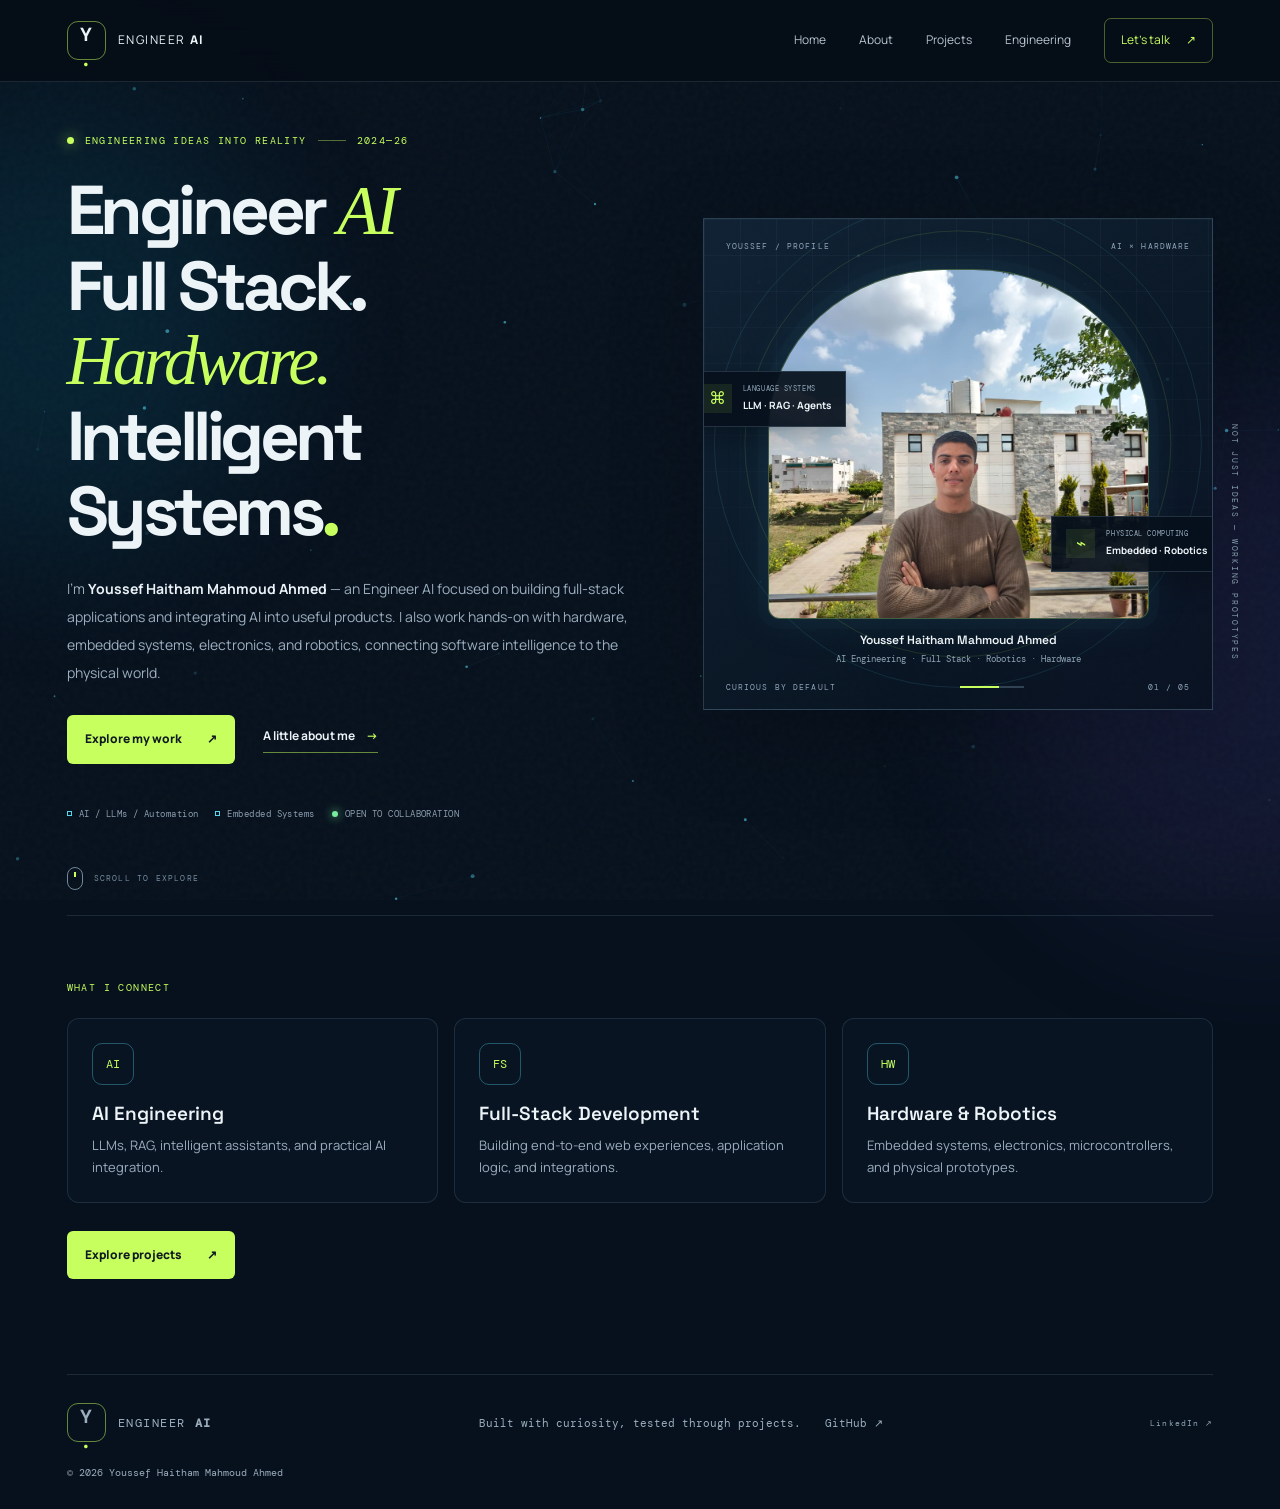
<file: index.html>
<!DOCTYPE html><html lang="en"><head><meta charset="UTF-8"><meta name="viewport" content="width=device-width, initial-scale=1.0"><meta name="theme-color" content="#07111d"><meta name="description" content="Youssef Haitham Mahmoud Ahmed — Engineer AI, full-stack developer, hardware and robotics builder."><title>Home | Youssef Haitham — Engineer AI</title><link rel="preconnect" href="https://fonts.googleapis.com"><link rel="preconnect" href="https://fonts.gstatic.com" crossorigin><link href="https://fonts.googleapis.com/css2?family=DM+Mono:wght@400;500&family=Manrope:wght@400;500;600;700;800&family=Space+Grotesk:wght@400;500;600;700&display=swap" rel="stylesheet"><link rel="stylesheet" href="assets/css/style.css"></head><body><div class="noise" aria-hidden="true"></div><canvas id="network-bg" aria-hidden="true"></canvas><div class="ambient ambient-one" aria-hidden="true"></div><div class="ambient ambient-two" aria-hidden="true"></div><div class="scanline" aria-hidden="true"></div><header class="site-header">
<a class="brand" href="index.html" aria-label="Youssef home"><span class="brand-mark">Y<span class="brand-dot">.</span></span><span class="brand-name">ENGINEER <b>AI</b></span></a>
<button class="menu-toggle" id="menu-toggle" aria-label="Open menu" aria-expanded="false"><span></span><span></span></button>
<nav class="nav-links" id="nav-links">
<a href="index.html" data-page="index.html">Home</a><a href="about.html" data-page="about.html">About</a><a href="projects.html" data-page="projects.html">Projects</a><a href="engineering.html" data-page="engineering.html">Engineering</a><a href="contact.html" class="nav-contact" data-page="contact.html">Let’s talk <span>↗</span></a>
</nav></header><main><section class="hero section-wrap" id="home">
<div class="hero-copy reveal">
<div class="eyebrow"><span class="pulse-dot"></span> ENGINEERING IDEAS INTO REALITY <span class="eyebrow-line"></span> 2024—26</div>
<h1>Engineer <em>AI</em><br/>Full Stack. <em>Hardware.</em><br/>Intelligent Systems<span class="lime">.</span></h1>
<p class="hero-intro">I’m <strong>Youssef Haitham Mahmoud Ahmed</strong> — an Engineer AI focused on building full-stack applications and integrating AI into useful products. I also work hands-on with hardware, embedded systems, electronics, and robotics, connecting software intelligence to the physical world.</p>
<div class="hero-actions">
<a class="button button-primary" href="projects.html">Explore my work <span>↗</span></a>
<a class="text-link" href="about.html">A little about me <span>→</span></a>
</div>
<div class="hero-meta">
<span><i class="meta-square"></i> AI / LLMs / Automation</span>
<span><i class="meta-square"></i> Embedded Systems</span>
<span class="availability"><i></i> OPEN TO COLLABORATION</span>
</div>
</div>
<div class="profile-stage reveal">
<div class="profile-frame">
<div class="frame-top"><span>YOUSSEF / PROFILE</span><span>AI × HARDWARE</span></div>
<div class="profile-orbit orbit-a"></div><div class="profile-orbit orbit-b"></div>
<div class="profile-image-wrap">
<img alt="Youssef Haitham Mahmoud Ahmed" class="profile-image" src="assets/images/youssef-profile.png"/>
</div>
<div class="floating-tag tag-language"><span class="tag-icon">⌘</span><span><small>LANGUAGE SYSTEMS</small><b>LLM · RAG · Agents</b></span></div>
<div class="floating-tag tag-hardware"><span class="tag-icon">⌁</span><span><small>PHYSICAL COMPUTING</small><b>Embedded · Robotics</b></span></div>
<div class="profile-caption"><strong>Youssef Haitham Mahmoud Ahmed</strong><span>AI Engineering · Full Stack · Robotics · Hardware</span></div>
<div class="frame-bottom"><span>CURIOUS BY DEFAULT</span><span class="frame-progress"><i></i></span><span>01 / 05</span></div>
</div>
<div class="side-note">NOT JUST IDEAS — WORKING PROTOTYPES</div>
</div>
<a class="scroll-cue" href="about.html"><span class="scroll-wheel"></span> SCROLL TO EXPLORE</a>
</section><section class="section-wrap mini-positioning reveal"><span class="section-index">WHAT I CONNECT</span><div class="positioning-grid"><article><span class="position-icon">AI</span><h3>AI Engineering</h3><p>LLMs, RAG, intelligent assistants, and practical AI integration.</p></article><article><span class="position-icon">FS</span><h3>Full-Stack Development</h3><p>Building end-to-end web experiences, application logic, and integrations.</p></article><article><span class="position-icon">HW</span><h3>Hardware & Robotics</h3><p>Embedded systems, electronics, microcontrollers, and physical prototypes.</p></article></div><a class="button button-primary" href="projects.html">Explore projects <span>↗</span></a></section></main><footer class="site-footer section-wrap"><a class="brand" href="index.html"><span class="brand-mark">Y<span class="brand-dot">.</span></span><span class="brand-name">ENGINEER <b>AI</b></span></a><span>Built with curiosity, tested through projects.</span><a href="https://github.com/YusefHaisam57" target="_blank" rel="noreferrer">GitHub ↗</a><a href="https://www.linkedin.com/" target="_blank" rel="noreferrer">LinkedIn ↗</a><small>© <span id="year"></span> Youssef Haitham Mahmoud Ahmed</small></footer><script src="assets/js/main.js"></script><script>document.querySelectorAll(".nav-links a[data-page]").forEach(a=>{if(location.pathname.endsWith(a.dataset.page))a.classList.add("active")});</script></body></html>
</file>
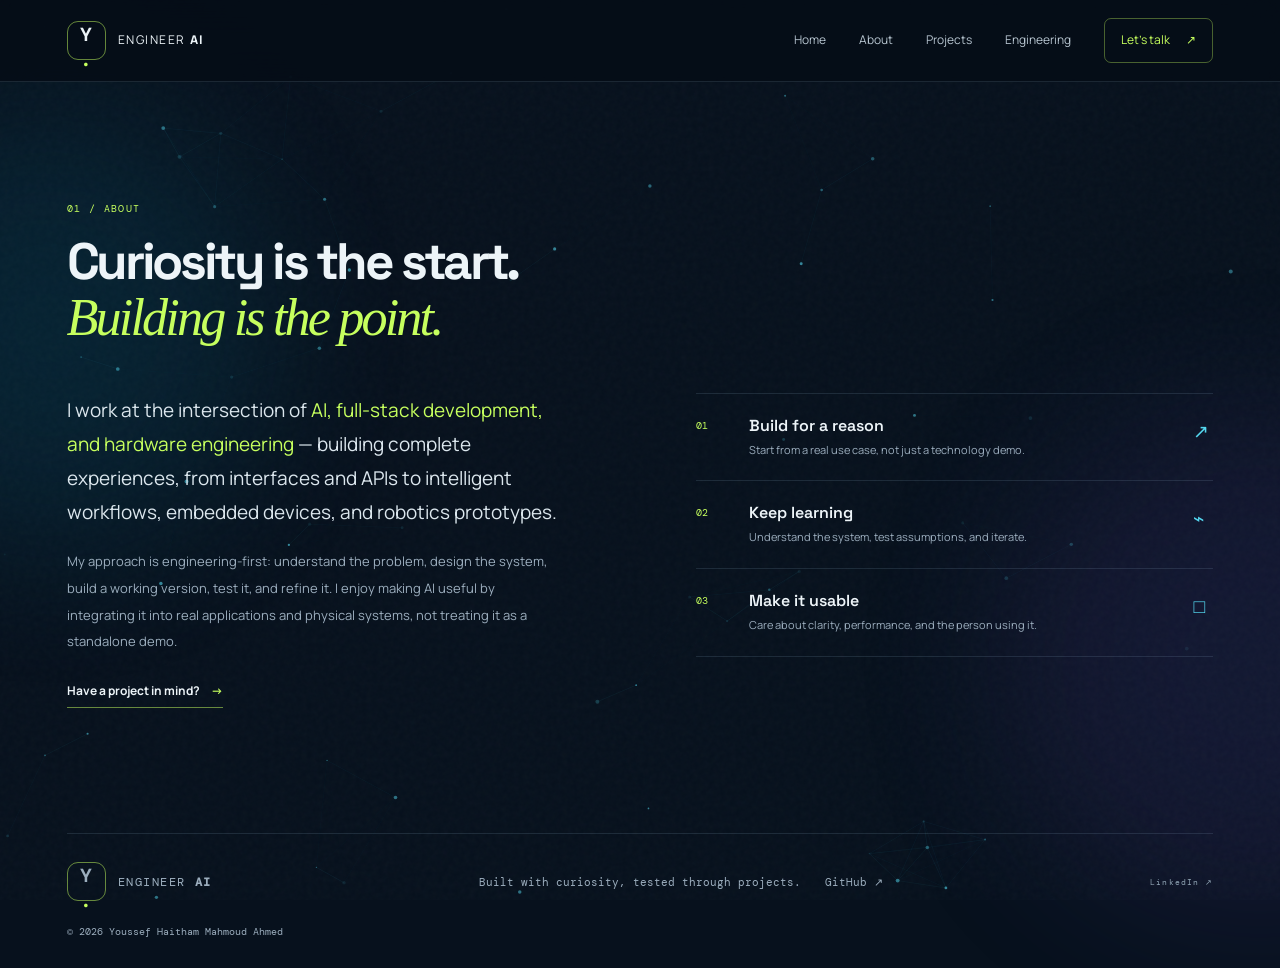
<file: about.html>
<!DOCTYPE html><html lang="en"><head><meta charset="UTF-8"><meta name="viewport" content="width=device-width, initial-scale=1.0"><meta name="theme-color" content="#07111d"><meta name="description" content="Youssef Haitham Mahmoud Ahmed — Engineer AI, full-stack developer, hardware and robotics builder."><title>About | Youssef Haitham — Engineer AI</title><link rel="preconnect" href="https://fonts.googleapis.com"><link rel="preconnect" href="https://fonts.gstatic.com" crossorigin><link href="https://fonts.googleapis.com/css2?family=DM+Mono:wght@400;500&family=Manrope:wght@400;500;600;700;800&family=Space+Grotesk:wght@400;500;600;700&display=swap" rel="stylesheet"><link rel="stylesheet" href="assets/css/style.css"></head><body><div class="noise" aria-hidden="true"></div><canvas id="network-bg" aria-hidden="true"></canvas><div class="ambient ambient-one" aria-hidden="true"></div><div class="ambient ambient-two" aria-hidden="true"></div><div class="scanline" aria-hidden="true"></div><header class="site-header">
<a class="brand" href="index.html" aria-label="Youssef home"><span class="brand-mark">Y<span class="brand-dot">.</span></span><span class="brand-name">ENGINEER <b>AI</b></span></a>
<button class="menu-toggle" id="menu-toggle" aria-label="Open menu" aria-expanded="false"><span></span><span></span></button>
<nav class="nav-links" id="nav-links">
<a href="index.html" data-page="index.html">Home</a><a href="about.html" data-page="about.html">About</a><a href="projects.html" data-page="projects.html">Projects</a><a href="engineering.html" data-page="engineering.html">Engineering</a><a href="contact.html" class="nav-contact" data-page="contact.html">Let’s talk <span>↗</span></a>
</nav></header><main><section class="section-wrap about-section" id="about">
<div class="section-heading reveal">
<span class="section-index">01 / ABOUT</span>
<h2>Curiosity is the start.<br/><em>Building is the point.</em></h2>
</div>
<div class="about-grid">
<div class="about-copy reveal">
<p class="large-copy">I work at the intersection of <span class="lime-text">AI, full-stack development, and hardware engineering</span> — building complete experiences, from interfaces and APIs to intelligent workflows, embedded devices, and robotics prototypes.</p>
<p>My approach is engineering-first: understand the problem, design the system, build a working version, test it, and refine it. I enjoy making AI useful by integrating it into real applications and physical systems, not treating it as a standalone demo.</p>
<a class="text-link" href="contact.html">Have a project in mind? <span>→</span></a>
</div>
<div class="principles reveal">
<div class="principle"><span class="principle-number">01</span><div><h3>Build for a reason</h3><p>Start from a real use case, not just a technology demo.</p></div><span class="principle-symbol">↗</span></div>
<div class="principle"><span class="principle-number">02</span><div><h3>Keep learning</h3><p>Understand the system, test assumptions, and iterate.</p></div><span class="principle-symbol">⌁</span></div>
<div class="principle"><span class="principle-number">03</span><div><h3>Make it usable</h3><p>Care about clarity, performance, and the person using it.</p></div><span class="principle-symbol">□</span></div>
</div>
</div>
</section></main><footer class="site-footer section-wrap"><a class="brand" href="index.html"><span class="brand-mark">Y<span class="brand-dot">.</span></span><span class="brand-name">ENGINEER <b>AI</b></span></a><span>Built with curiosity, tested through projects.</span><a href="https://github.com/YusefHaisam57" target="_blank" rel="noreferrer">GitHub ↗</a><a href="https://www.linkedin.com/" target="_blank" rel="noreferrer">LinkedIn ↗</a><small>© <span id="year"></span> Youssef Haitham Mahmoud Ahmed</small></footer><script src="assets/js/main.js"></script><script>document.querySelectorAll(".nav-links a[data-page]").forEach(a=>{if(location.pathname.endsWith(a.dataset.page))a.classList.add("active")});</script></body></html>
</file>
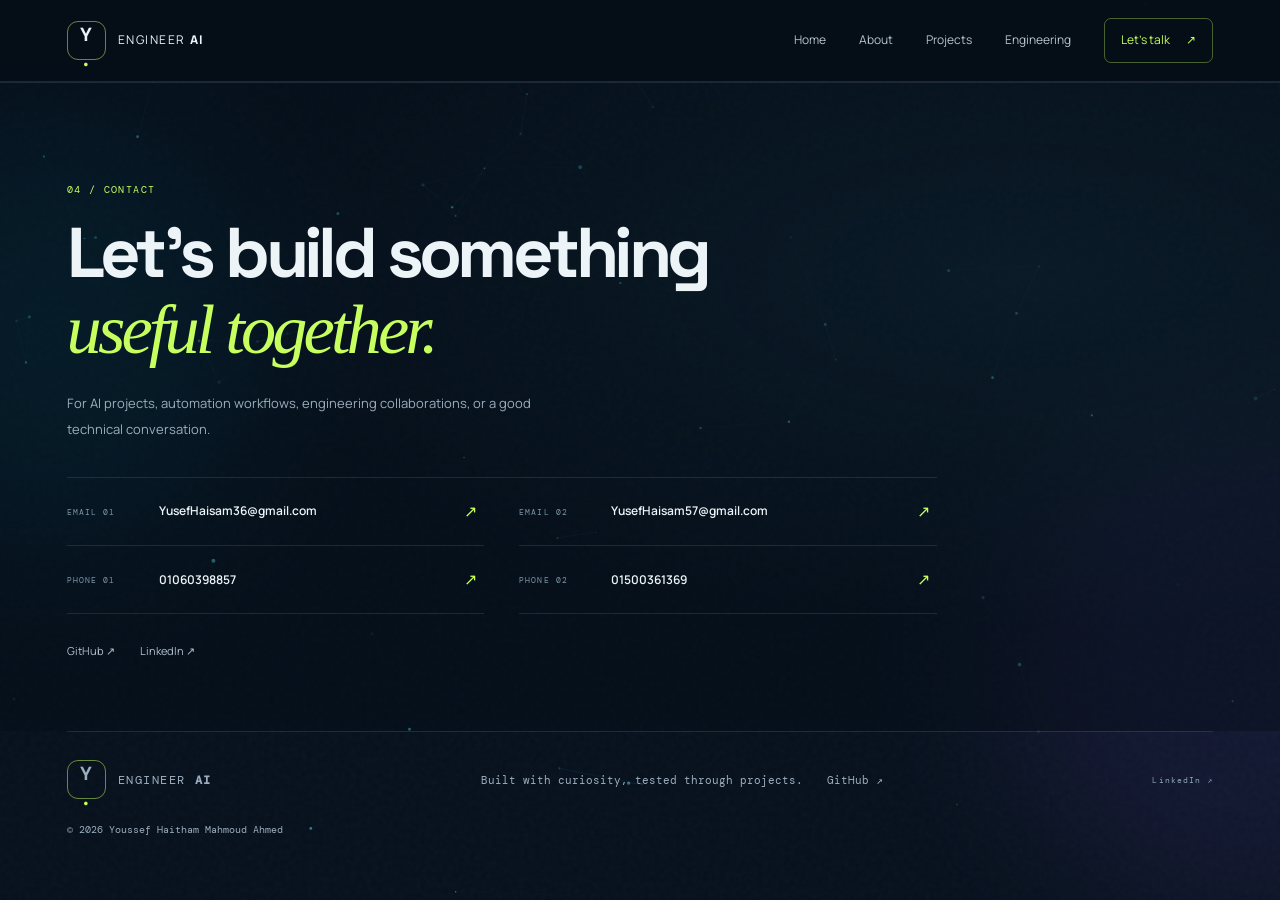
<file: contact.html>
<!DOCTYPE html><html lang="en"><head><meta charset="UTF-8"><meta name="viewport" content="width=device-width, initial-scale=1.0"><meta name="theme-color" content="#07111d"><meta name="description" content="Youssef Haitham Mahmoud Ahmed — Engineer AI, full-stack developer, hardware and robotics builder."><title>Contact | Youssef Haitham — Engineer AI</title><link rel="preconnect" href="https://fonts.googleapis.com"><link rel="preconnect" href="https://fonts.gstatic.com" crossorigin><link href="https://fonts.googleapis.com/css2?family=DM+Mono:wght@400;500&family=Manrope:wght@400;500;600;700;800&family=Space+Grotesk:wght@400;500;600;700&display=swap" rel="stylesheet"><link rel="stylesheet" href="assets/css/style.css"></head><body><div class="noise" aria-hidden="true"></div><canvas id="network-bg" aria-hidden="true"></canvas><div class="ambient ambient-one" aria-hidden="true"></div><div class="ambient ambient-two" aria-hidden="true"></div><div class="scanline" aria-hidden="true"></div><header class="site-header">
<a class="brand" href="index.html" aria-label="Youssef home"><span class="brand-mark">Y<span class="brand-dot">.</span></span><span class="brand-name">ENGINEER <b>AI</b></span></a>
<button class="menu-toggle" id="menu-toggle" aria-label="Open menu" aria-expanded="false"><span></span><span></span></button>
<nav class="nav-links" id="nav-links">
<a href="index.html" data-page="index.html">Home</a><a href="about.html" data-page="about.html">About</a><a href="projects.html" data-page="projects.html">Projects</a><a href="engineering.html" data-page="engineering.html">Engineering</a><a href="contact.html" class="nav-contact" data-page="contact.html">Let’s talk <span>↗</span></a>
</nav></header><main><section class="contact-section" id="contact">
<div class="section-wrap contact-inner reveal">
<span class="section-index">04 / CONTACT</span>
<h2>Let’s build something<br/><em>useful together.</em></h2>
<p>For AI projects, automation workflows, engineering collaborations, or a good technical conversation.</p>
<div class="contact-links">
<a href="mailto:YusefHaisam36@gmail.com"><span class="contact-label">EMAIL 01</span><strong>YusefHaisam36@gmail.com</strong><span class="contact-arrow">↗</span></a>
<a href="mailto:YusefHaisam57@gmail.com"><span class="contact-label">EMAIL 02</span><strong>YusefHaisam57@gmail.com</strong><span class="contact-arrow">↗</span></a>
<a href="tel:+201060398857"><span class="contact-label">PHONE 01</span><strong>01060398857</strong><span class="contact-arrow">↗</span></a>
<a href="tel:+201500361369"><span class="contact-label">PHONE 02</span><strong>01500361369</strong><span class="contact-arrow">↗</span></a>
</div>
<div class="social-links"><a href="https://github.com/YusefHaisam57" rel="noreferrer" target="_blank">GitHub ↗</a><a href="https://www.linkedin.com/" rel="noreferrer" target="_blank">LinkedIn ↗</a></div>
</div>
</section></main><footer class="site-footer section-wrap"><a class="brand" href="index.html"><span class="brand-mark">Y<span class="brand-dot">.</span></span><span class="brand-name">ENGINEER <b>AI</b></span></a><span>Built with curiosity, tested through projects.</span><a href="https://github.com/YusefHaisam57" target="_blank" rel="noreferrer">GitHub ↗</a><a href="https://www.linkedin.com/" target="_blank" rel="noreferrer">LinkedIn ↗</a><small>© <span id="year"></span> Youssef Haitham Mahmoud Ahmed</small></footer><script src="assets/js/main.js"></script><script>document.querySelectorAll(".nav-links a[data-page]").forEach(a=>{if(location.pathname.endsWith(a.dataset.page))a.classList.add("active")});</script></body></html>
</file>
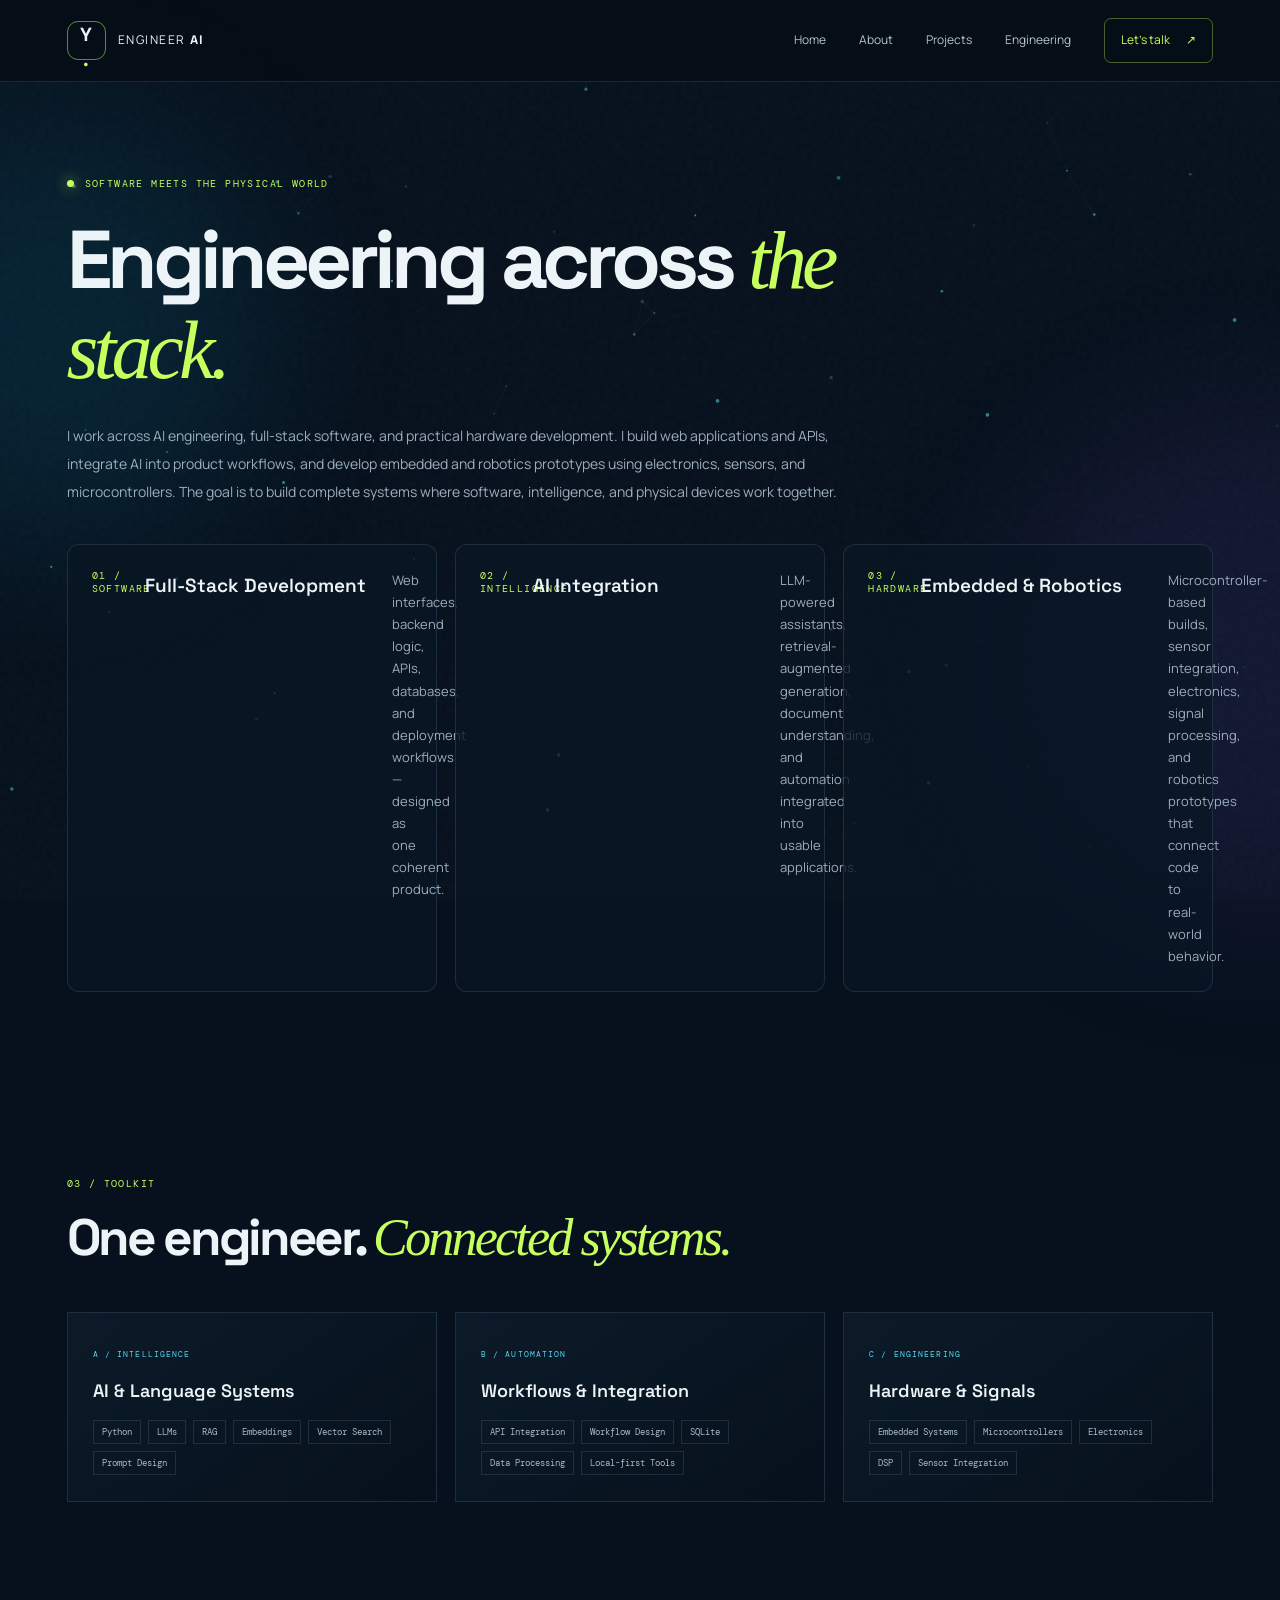
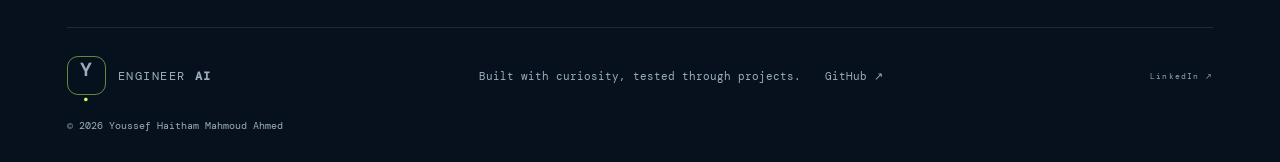
<file: engineering.html>
<!DOCTYPE html><html lang="en"><head><meta charset="UTF-8"><meta name="viewport" content="width=device-width, initial-scale=1.0"><meta name="theme-color" content="#07111d"><meta name="description" content="Youssef Haitham Mahmoud Ahmed — Engineer AI, full-stack developer, hardware and robotics builder."><title>Engineering | Youssef Haitham — Engineer AI</title><link rel="preconnect" href="https://fonts.googleapis.com"><link rel="preconnect" href="https://fonts.gstatic.com" crossorigin><link href="https://fonts.googleapis.com/css2?family=DM+Mono:wght@400;500&family=Manrope:wght@400;500;600;700;800&family=Space+Grotesk:wght@400;500;600;700&display=swap" rel="stylesheet"><link rel="stylesheet" href="assets/css/style.css"></head><body><div class="noise" aria-hidden="true"></div><canvas id="network-bg" aria-hidden="true"></canvas><div class="ambient ambient-one" aria-hidden="true"></div><div class="ambient ambient-two" aria-hidden="true"></div><div class="scanline" aria-hidden="true"></div><header class="site-header">
<a class="brand" href="index.html" aria-label="Youssef home"><span class="brand-mark">Y<span class="brand-dot">.</span></span><span class="brand-name">ENGINEER <b>AI</b></span></a>
<button class="menu-toggle" id="menu-toggle" aria-label="Open menu" aria-expanded="false"><span></span><span></span></button>
<nav class="nav-links" id="nav-links">
<a href="index.html" data-page="index.html">Home</a><a href="about.html" data-page="about.html">About</a><a href="projects.html" data-page="projects.html">Projects</a><a href="engineering.html" data-page="engineering.html">Engineering</a><a href="contact.html" class="nav-contact" data-page="contact.html">Let’s talk <span>↗</span></a>
</nav></header><main><section class="section-wrap subpage-hero"><div class="eyebrow"><span class="pulse-dot"></span> SOFTWARE MEETS THE PHYSICAL WORLD</div><h1>Engineering across <em>the stack.</em></h1><p class="hero-intro">I work across AI engineering, full-stack software, and practical hardware development. I build web applications and APIs, integrate AI into product workflows, and develop embedded and robotics prototypes using electronics, sensors, and microcontrollers. The goal is to build complete systems where software, intelligence, and physical devices work together.</p><div class="engineering-cards"><article class="principle"><span class="section-index">01 / SOFTWARE</span><h3>Full-Stack Development</h3><p>Web interfaces, backend logic, APIs, databases, and deployment workflows — designed as one coherent product.</p></article><article class="principle"><span class="section-index">02 / INTELLIGENCE</span><h3>AI Integration</h3><p>LLM-powered assistants, retrieval-augmented generation, document understanding, and automation integrated into usable applications.</p></article><article class="principle"><span class="section-index">03 / HARDWARE</span><h3>Embedded & Robotics</h3><p>Microcontroller-based builds, sensor integration, electronics, signal processing, and robotics prototypes that connect code to real-world behavior.</p></article></div></section><section class="section-wrap toolkit-section" id="toolkit">
<div class="section-heading reveal"><span class="section-index">03 / TOOLKIT</span><h2>One engineer. <em>Connected systems.</em></h2></div>
<div class="toolkit-grid reveal">
<div class="tool-group"><span class="tool-index">A / INTELLIGENCE</span><h3>AI &amp; Language Systems</h3><div class="tool-list"><span>Python</span><span>LLMs</span><span>RAG</span><span>Embeddings</span><span>Vector Search</span><span>Prompt Design</span></div></div>
<div class="tool-group"><span class="tool-index">B / AUTOMATION</span><h3>Workflows &amp; Integration</h3><div class="tool-list"><span>API Integration</span><span>Workflow Design</span><span>SQLite</span><span>Data Processing</span><span>Local-first Tools</span></div></div>
<div class="tool-group"><span class="tool-index">C / ENGINEERING</span><h3>Hardware &amp; Signals</h3><div class="tool-list"><span>Embedded Systems</span><span>Microcontrollers</span><span>Electronics</span><span>DSP</span><span>Sensor Integration</span></div></div>
</div>
</section></main><footer class="site-footer section-wrap"><a class="brand" href="index.html"><span class="brand-mark">Y<span class="brand-dot">.</span></span><span class="brand-name">ENGINEER <b>AI</b></span></a><span>Built with curiosity, tested through projects.</span><a href="https://github.com/YusefHaisam57" target="_blank" rel="noreferrer">GitHub ↗</a><a href="https://www.linkedin.com/" target="_blank" rel="noreferrer">LinkedIn ↗</a><small>© <span id="year"></span> Youssef Haitham Mahmoud Ahmed</small></footer><script src="assets/js/main.js"></script><script>document.querySelectorAll(".nav-links a[data-page]").forEach(a=>{if(location.pathname.endsWith(a.dataset.page))a.classList.add("active")});</script></body></html>
</file>
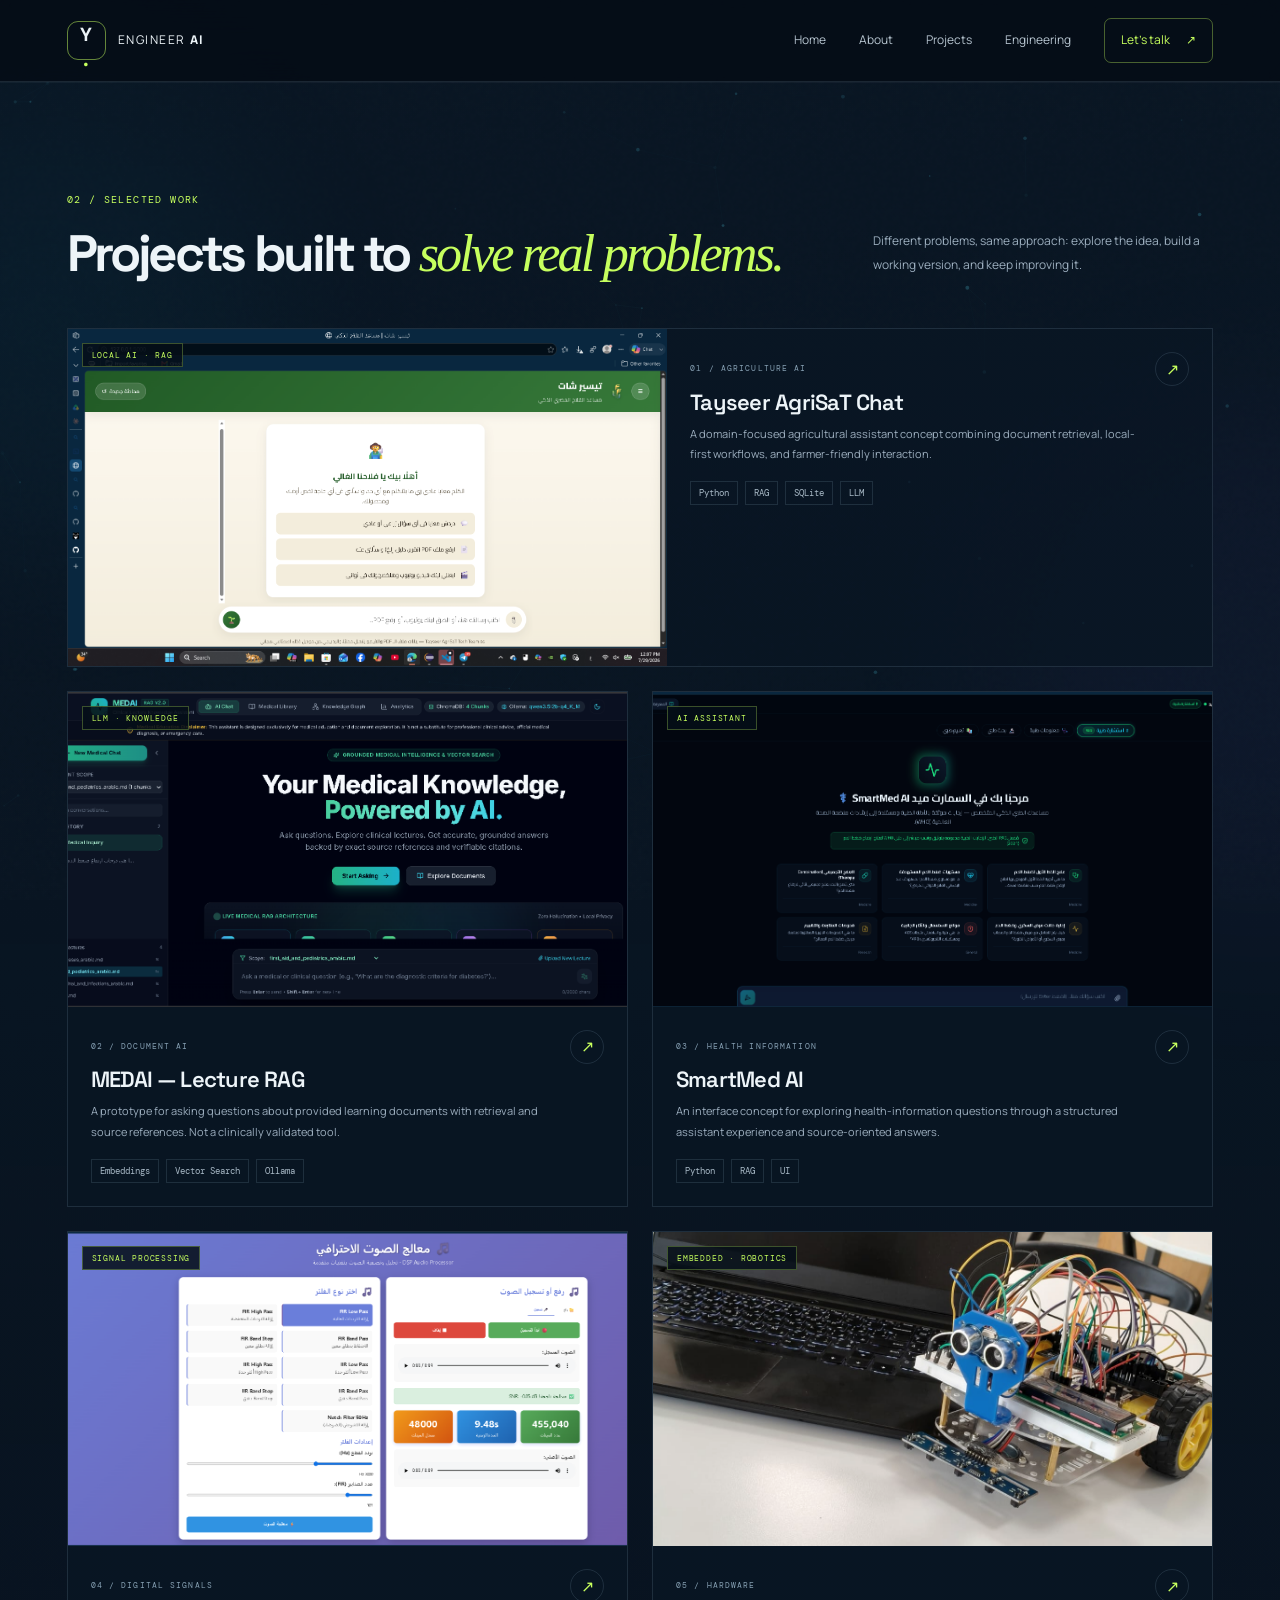
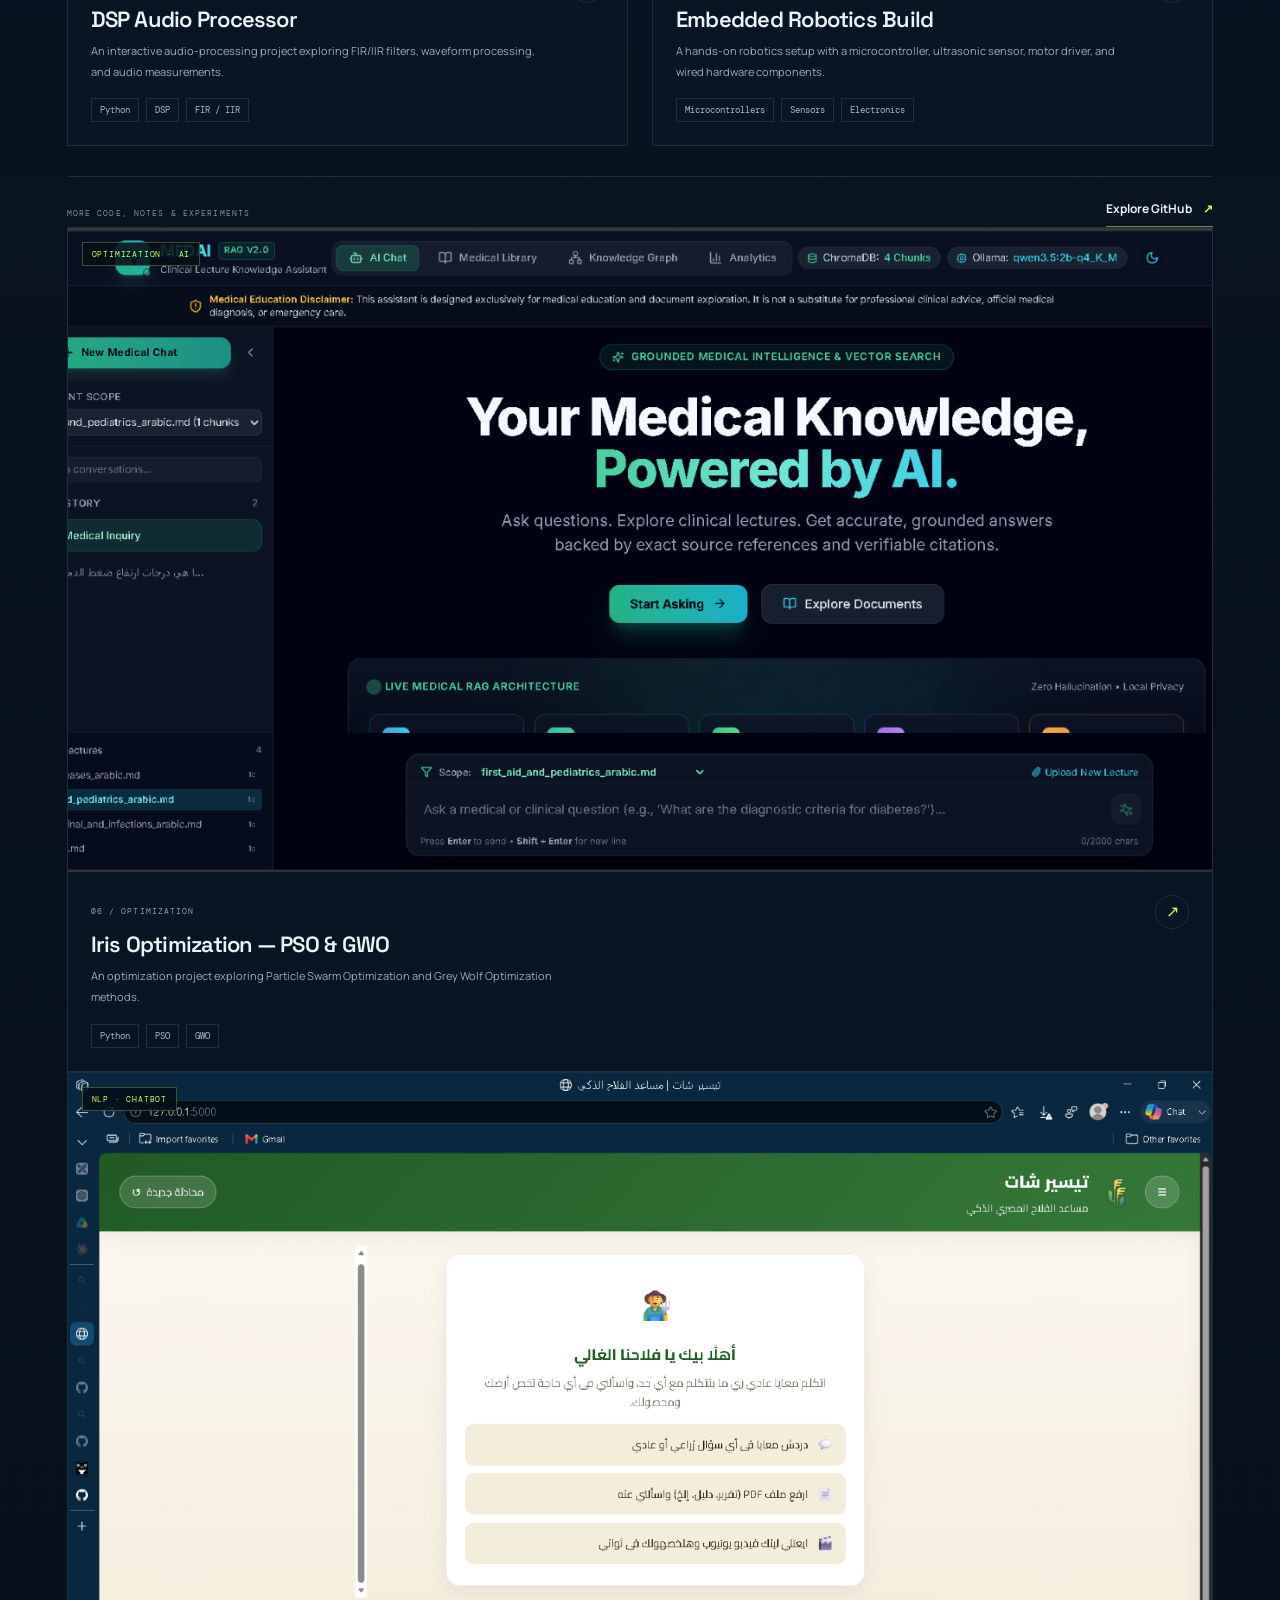
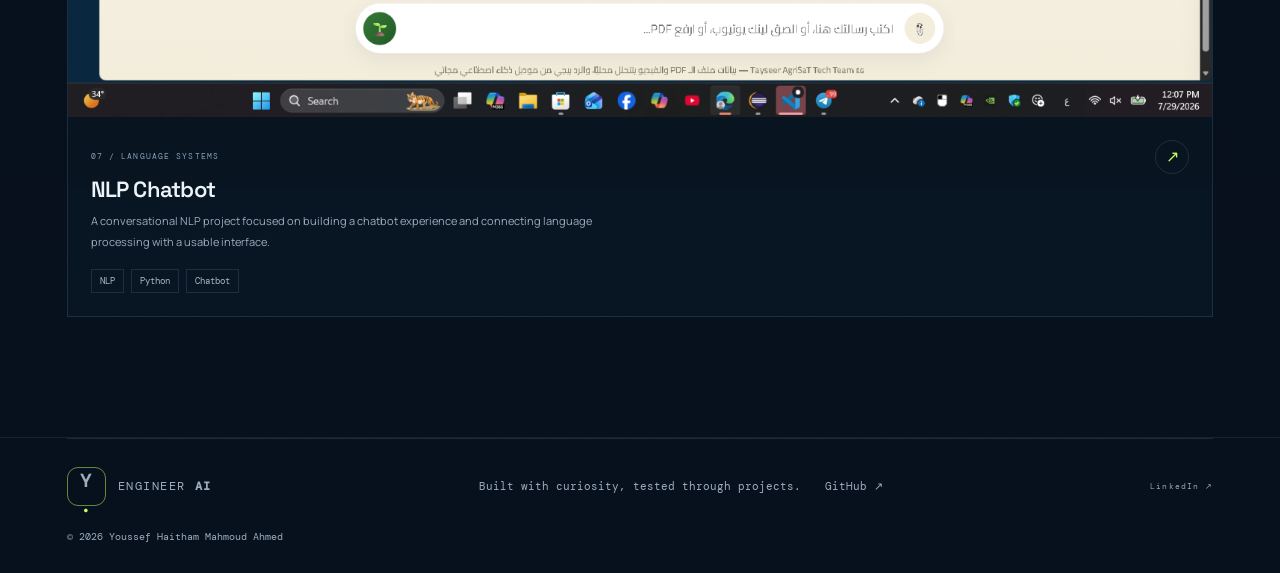
<file: projects.html>
<!DOCTYPE html><html lang="en"><head><meta charset="UTF-8"><meta name="viewport" content="width=device-width, initial-scale=1.0"><meta name="theme-color" content="#07111d"><meta name="description" content="Youssef Haitham Mahmoud Ahmed — Engineer AI, full-stack developer, hardware and robotics builder."><title>Projects | Youssef Haitham — Engineer AI</title><link rel="preconnect" href="https://fonts.googleapis.com"><link rel="preconnect" href="https://fonts.gstatic.com" crossorigin><link href="https://fonts.googleapis.com/css2?family=DM+Mono:wght@400;500&family=Manrope:wght@400;500;600;700;800&family=Space+Grotesk:wght@400;500;600;700&display=swap" rel="stylesheet"><link rel="stylesheet" href="assets/css/style.css"></head><body><div class="noise" aria-hidden="true"></div><canvas id="network-bg" aria-hidden="true"></canvas><div class="ambient ambient-one" aria-hidden="true"></div><div class="ambient ambient-two" aria-hidden="true"></div><div class="scanline" aria-hidden="true"></div><header class="site-header">
<a class="brand" href="index.html" aria-label="Youssef home"><span class="brand-mark">Y<span class="brand-dot">.</span></span><span class="brand-name">ENGINEER <b>AI</b></span></a>
<button class="menu-toggle" id="menu-toggle" aria-label="Open menu" aria-expanded="false"><span></span><span></span></button>
<nav class="nav-links" id="nav-links">
<a href="index.html" data-page="index.html">Home</a><a href="about.html" data-page="about.html">About</a><a href="projects.html" data-page="projects.html">Projects</a><a href="engineering.html" data-page="engineering.html">Engineering</a><a href="contact.html" class="nav-contact" data-page="contact.html">Let’s talk <span>↗</span></a>
</nav></header><main><section class="projects-section" id="projects">
<div class="section-wrap">
<div class="section-heading projects-heading reveal">
<div><span class="section-index">02 / SELECTED WORK</span><h2>Projects built to <em>solve real problems.</em></h2></div>
<p>Different problems, same approach: explore the idea, build a working version, and keep improving it.</p>
</div>
<div class="project-grid">
<article class="project-card project-wide reveal">
<a aria-label="Open GitHub profile" class="project-image-link" href="https://github.com/YusefHaisam57/Tayseer_AgriSaT-chat" rel="noreferrer" target="_blank">
<img alt="Tayseer agricultural assistant interface" loading="lazy" src="assets/images/tayseer-chat.png"/>
<span class="image-overlay"><span>VIEW SOURCE ↗</span></span>
<span class="project-chip">LOCAL AI · RAG</span>
</a>
<div class="project-details"><div><span class="project-type">01 / AGRICULTURE AI</span><h3>Tayseer AgriSaT Chat</h3><p>A domain-focused agricultural assistant concept combining document retrieval, local-first workflows, and farmer-friendly interaction.</p><div class="tech-tags"><span>Python</span><span>RAG</span><span>SQLite</span><span>LLM</span></div></div><a aria-label="View GitHub" class="project-arrow" href="https://github.com/YusefHaisam57/Tayseer_AgriSaT-chat" rel="noreferrer" target="_blank">↗</a></div>
</article>
<article class="project-card reveal">
<a aria-label="Open GitHub profile" class="project-image-link" href="https://github.com/YusefHaisam57/MEDIAI" rel="noreferrer" target="_blank">
<img alt="MEDAI medical lecture RAG interface" loading="lazy" src="assets/images/medai-rag.png"/>
<span class="image-overlay"><span>VIEW SOURCE ↗</span></span>
<span class="project-chip">LLM · KNOWLEDGE</span>
</a>
<div class="project-details"><div><span class="project-type">02 / DOCUMENT AI</span><h3>MEDAI — Lecture RAG</h3><p>A prototype for asking questions about provided learning documents with retrieval and source references. Not a clinically validated tool.</p><div class="tech-tags"><span>Embeddings</span><span>Vector Search</span><span>Ollama</span></div></div><a aria-label="View GitHub" class="project-arrow" href="https://github.com/YusefHaisam57/MEDIAI" rel="noreferrer" target="_blank">↗</a></div>
</article>
<article class="project-card reveal">
<a aria-label="Open GitHub profile" class="project-image-link" href="https://github.com/YusefHaisam57/SmartMed_AI" rel="noreferrer" target="_blank">
<img alt="SmartMed AI assistant interface" loading="lazy" src="assets/images/smartmed-ai.png"/>
<span class="image-overlay"><span>VIEW SOURCE ↗</span></span>
<span class="project-chip">AI ASSISTANT</span>
</a>
<div class="project-details"><div><span class="project-type">03 / HEALTH INFORMATION</span><h3>SmartMed AI</h3><p>An interface concept for exploring health-information questions through a structured assistant experience and source-oriented answers.</p><div class="tech-tags"><span>Python</span><span>RAG</span><span>UI</span></div></div><a aria-label="View GitHub" class="project-arrow" href="https://github.com/YusefHaisam57/SmartMed_AI" rel="noreferrer" target="_blank">↗</a></div>
</article>
<article class="project-card reveal">
<a aria-label="Open GitHub profile" class="project-image-link" href="https://github.com/YusefHaisam57/DSP-Filter-Design" rel="noreferrer" target="_blank">
<img alt="DSP audio processor interface" loading="lazy" src="assets/images/dsp-audio-processor.png"/>
<span class="image-overlay"><span>VIEW SOURCE ↗</span></span>
<span class="project-chip">SIGNAL PROCESSING</span>
</a>
<div class="project-details"><div><span class="project-type">04 / DIGITAL SIGNALS</span><h3>DSP Audio Processor</h3><p>An interactive audio-processing project exploring FIR/IIR filters, waveform processing, and audio measurements.</p><div class="tech-tags"><span>Python</span><span>DSP</span><span>FIR / IIR</span></div></div><a aria-label="View GitHub" class="project-arrow" href="https://github.com/YusefHaisam57/DSP-Filter-Design" rel="noreferrer" target="_blank">↗</a></div>
</article>
<article class="project-card reveal">
<a aria-label="Open GitHub profile" class="project-image-link" href="https://github.com/YusefHaisam57" rel="noreferrer" target="_blank">
<img alt="Small robotics car with ultrasonic sensor and electronics" loading="lazy" src="assets/images/robot-car-project.png"/>
<span class="image-overlay"><span>VIEW SOURCE ↗</span></span>
<span class="project-chip">EMBEDDED · ROBOTICS</span>
</a>
<div class="project-details"><div><span class="project-type">05 / HARDWARE</span><h3>Embedded Robotics Build</h3><p>A hands-on robotics setup with a microcontroller, ultrasonic sensor, motor driver, and wired hardware components.</p><div class="tech-tags"><span>Microcontrollers</span><span>Sensors</span><span>Electronics</span></div></div><a aria-label="View GitHub" class="project-arrow" href="https://github.com/YusefHaisam57" rel="noreferrer" target="_blank">↗</a></div>
</article>
</div>
<div class="projects-foot reveal"><span>MORE CODE, NOTES &amp; EXPERIMENTS</span><a class="text-link" href="https://github.com/YusefHaisam57" rel="noreferrer" target="_blank">Explore GitHub <span>↗</span></a></div>

<article class="project-card reveal">
  <a aria-label="Open Iris Optimization repository" class="project-image-link" href="https://github.com/YusefHaisam57/Iris-Optimization-PSO-GWO" rel="noreferrer" target="_blank">
    <img alt="Optimization project visual" loading="lazy" src="assets/images/medai-rag.png"/>
    <span class="image-overlay"><span>VIEW SOURCE ↗</span></span>
    <span class="project-chip">OPTIMIZATION · AI</span>
  </a>
  <div class="project-details"><div><span class="project-type">06 / OPTIMIZATION</span><h3>Iris Optimization — PSO &amp; GWO</h3>
    <p>An optimization project exploring Particle Swarm Optimization and Grey Wolf Optimization methods.</p>
    <div class="tech-tags"><span>Python</span><span>PSO</span><span>GWO</span></div></div>
    <a aria-label="View Iris Optimization source" class="project-arrow" href="https://github.com/YusefHaisam57/Iris-Optimization-PSO-GWO" rel="noreferrer" target="_blank">↗</a>
  </div>
</article>
<article class="project-card reveal">
  <a aria-label="Open NLP chatbot repository" class="project-image-link" href="https://github.com/YusefHaisam57/Project-nlp-chatbot-" rel="noreferrer" target="_blank">
    <img alt="NLP chatbot project interface" loading="lazy" src="assets/images/tayseer-chat.png"/>
    <span class="image-overlay"><span>VIEW SOURCE ↗</span></span>
    <span class="project-chip">NLP · CHATBOT</span>
  </a>
  <div class="project-details"><div><span class="project-type">07 / LANGUAGE SYSTEMS</span><h3>NLP Chatbot</h3>
    <p>A conversational NLP project focused on building a chatbot experience and connecting language processing with a usable interface.</p>
    <div class="tech-tags"><span>NLP</span><span>Python</span><span>Chatbot</span></div></div>
    <a aria-label="View NLP chatbot source" class="project-arrow" href="https://github.com/YusefHaisam57/Project-nlp-chatbot-" rel="noreferrer" target="_blank">↗</a>
  </div>
</article>
</div>
</section></main><footer class="site-footer section-wrap"><a class="brand" href="index.html"><span class="brand-mark">Y<span class="brand-dot">.</span></span><span class="brand-name">ENGINEER <b>AI</b></span></a><span>Built with curiosity, tested through projects.</span><a href="https://github.com/YusefHaisam57" target="_blank" rel="noreferrer">GitHub ↗</a><a href="https://www.linkedin.com/" target="_blank" rel="noreferrer">LinkedIn ↗</a><small>© <span id="year"></span> Youssef Haitham Mahmoud Ahmed</small></footer><script src="assets/js/main.js"></script><script>document.querySelectorAll(".nav-links a[data-page]").forEach(a=>{if(location.pathname.endsWith(a.dataset.page))a.classList.add("active")});</script></body></html>
</file>
<file: assets/css/style.css>
/* Youssef portfolio — hand-tuned layout, motion and responsive styling */
:root{--bg:#07111d;--bg2:#0a1725;--panel:rgba(14,29,45,.78);--line:rgba(152,190,216,.15);--text:#edf4f8;--muted:#9caebe;--lime:#c6ff5e;--cyan:#54d7ef;--mono:"DM Mono",monospace;--display:"Space Grotesk",sans-serif;--body:"Manrope",sans-serif;--max:1240px}
*{box-sizing:border-box}html{scroll-behavior:smooth;scroll-padding-top:90px}body{margin:0;background:var(--bg);color:var(--text);font-family:var(--body);line-height:1.7;overflow-x:hidden}a{color:inherit;text-decoration:none}img{display:block;max-width:100%}::selection{background:var(--lime);color:#07111d}
#network-bg{position:fixed;inset:0;width:100%;height:100%;z-index:-4;pointer-events:none;opacity:.76}.noise{position:fixed;inset:0;z-index:-2;pointer-events:none;opacity:.045;background-image:url("data:image/svg+xml,%3Csvg viewBox='0 0 180 180' xmlns='http://www.w3.org/2000/svg'%3E%3Cfilter id='n'%3E%3CfeTurbulence type='fractalNoise' baseFrequency='.92' numOctaves='3' stitchTiles='stitch'/%3E%3C/filter%3E%3Crect width='100%25' height='100%25' filter='url(%23n)' opacity='.65'/%3E%3C/svg%3E")}.ambient{position:fixed;z-index:-3;pointer-events:none;border-radius:50%;filter:blur(80px);opacity:.16;animation:ambient-drift 15s ease-in-out infinite alternate}.ambient-one{width:440px;height:440px;top:12%;left:-170px;background:#087b9c}.ambient-two{width:520px;height:520px;right:-240px;top:45%;background:#533d9c;animation-delay:-7s}.scanline{position:fixed;top:-15vh;left:0;width:100%;height:12vh;pointer-events:none;z-index:5;background:linear-gradient(180deg,transparent,rgba(84,215,239,.025),transparent);animation:scan 13s linear infinite}
.site-header{height:82px;position:sticky;top:0;z-index:20;display:flex;align-items:center;justify-content:space-between;padding:0 max(calc((100vw - var(--max))/2),5.2vw);background:rgba(5,13,22,.83);border-bottom:1px solid var(--line);backdrop-filter:blur(18px)}.brand{display:flex;align-items:center;gap:12px}.brand-mark{height:39px;width:39px;border:1px solid rgba(198,255,94,.5);border-radius:11px;display:grid;place-items:center;font:700 19px var(--display);position:relative}.brand-dot{color:var(--lime)}.brand-name{font-size:12px;letter-spacing:.13em}.brand-name b{font-weight:800}.nav-links{display:flex;align-items:center;gap:33px;font-size:12px;color:#b8c6d1}.nav-links a{transition:color .2s}.nav-links a:hover,.nav-links a.active{color:#fff}.nav-contact{border:1px solid rgba(198,255,94,.35);padding:11px 16px;border-radius:7px;color:var(--lime)!important}.nav-contact span{margin-left:14px}.menu-toggle{display:none;background:none;border:0;color:white}
.section-wrap{width:min(var(--max),calc(100% - 10.4vw));margin-inline:auto}.hero{min-height:calc(100svh - 82px);display:grid;grid-template-columns:1fr .9fr;gap:6%;align-items:center;position:relative;padding-top:52px;padding-bottom:95px}.hero-copy{position:relative;z-index:2}.eyebrow,.section-index,.project-type,.tool-index,.frame-top,.frame-bottom,.contact-label,.projects-foot>span,.site-footer>a:last-of-type{font:10px var(--mono);letter-spacing:.14em;color:var(--lime)}.eyebrow{display:flex;align-items:center;gap:11px;margin-bottom:26px}.eyebrow-line{height:1px;width:28px;background:rgba(198,255,94,.4)}.pulse-dot,.availability i{width:7px;height:7px;background:var(--lime);border-radius:50%;box-shadow:0 0 14px rgba(198,255,94,.8);animation:pulse 2s ease-in-out infinite}.hero h1,.section-heading h2,.contact-inner h2{font:700 clamp(48px,5.4vw,78px)/1.08 var(--display);letter-spacing:-.065em;margin:0}.hero h1 em,.section-heading h2 em,.contact-inner h2 em{font-family:Georgia,serif;font-weight:400;color:var(--lime);letter-spacing:-.055em}.lime{color:var(--lime)}.hero-intro{max-width:570px;color:var(--muted);font-size:14px;line-height:2;margin:27px 0 28px}.hero-intro strong{color:#eaf2f7;font-weight:700}.hero-actions{display:flex;align-items:center;gap:28px}.button{display:inline-flex;align-items:center;gap:25px;padding:14px 18px;border-radius:6px;font-size:12px;font-weight:800;transition:transform .25s,box-shadow .25s}.button:hover{transform:translateY(-3px)}.button-primary{background:var(--lime);color:#101a20;box-shadow:0 0 0 rgba(198,255,94,0)}.button-primary:hover{box-shadow:0 9px 28px rgba(198,255,94,.18)}.text-link{font-size:12px;font-weight:700;border-bottom:1px solid rgba(198,255,94,.5);padding-bottom:6px}.text-link span{color:var(--lime);margin-left:9px}.hero-meta{display:flex;flex-wrap:wrap;gap:17px;margin-top:44px;color:#8c9dad;font:9px var(--mono);letter-spacing:.05em}.hero-meta>span{display:flex;align-items:center;gap:7px}.meta-square{width:5px;height:5px;border:1px solid var(--cyan);display:inline-block}.availability i{width:6px;height:6px;background:#79ed9d;box-shadow:0 0 10px #79ed9d}
.profile-stage{position:relative;max-width:560px;width:100%;justify-self:end;transform:translateY(-13px)}.profile-frame{position:relative;padding:22px 22px 17px;border:1px solid rgba(150,190,218,.24);background:linear-gradient(145deg,rgba(19,39,58,.8),rgba(6,16,27,.7));box-shadow:0 25px 90px rgba(0,0,0,.18);overflow:hidden}.profile-frame:before{content:"";position:absolute;inset:0;background-image:linear-gradient(rgba(139,176,204,.055) 1px,transparent 1px),linear-gradient(90deg,rgba(139,176,204,.055) 1px,transparent 1px);background-size:36px 36px;mask-image:linear-gradient(to bottom,#000,transparent 88%);pointer-events:none}.frame-top,.frame-bottom{position:relative;z-index:2;display:flex;justify-content:space-between;font-size:8px;color:#8fa5b9}.profile-image-wrap{position:relative;width:82%;height:350px;margin:18px auto 0;overflow:hidden;border-radius:46% 46% 12px 12px;border:1px solid rgba(198,255,94,.25);background:#15293a;box-shadow:0 0 0 10px rgba(84,215,239,.025),0 0 50px rgba(84,215,239,.08)}.profile-image{width:100%;height:100%;object-fit:cover;object-position:center 34%;filter:saturate(.94) contrast(1.02)}.profile-image-wrap:after{content:"";position:absolute;inset:0;background:linear-gradient(180deg,transparent 60%,rgba(5,14,23,.18));pointer-events:none}.profile-orbit{position:absolute;z-index:1;left:50%;top:46%;width:84%;aspect-ratio:1;border:1px solid rgba(198,255,94,.12);border-radius:50%;transform:translate(-50%,-50%);pointer-events:none}.orbit-b{width:96%;border-color:rgba(84,215,239,.12);animation:orbit 30s linear infinite}.floating-tag{position:absolute;z-index:4;display:flex;align-items:center;gap:11px;padding:12px 14px;background:rgba(7,17,29,.93);border:1px solid rgba(153,188,213,.19);box-shadow:0 12px 28px rgba(0,0,0,.25);animation:float 5s ease-in-out infinite}.floating-tag small,.floating-tag b{display:block}.floating-tag small{font:7px var(--mono);letter-spacing:.08em;color:#93a9bb;margin-bottom:4px}.floating-tag b{font-size:10px}.tag-icon{display:grid;place-items:center;width:29px;height:29px;color:var(--lime);background:rgba(198,255,94,.09);font-size:17px}.tag-language{left:-16px;top:31%;}.tag-hardware{right:-10px;bottom:28%;animation-delay:-2.2s}.profile-caption{position:relative;text-align:center;z-index:2;margin:13px 0 17px}.profile-caption strong{display:block;font:600 12px var(--display)}.profile-caption span{display:block;color:#91a5b6;font:9px var(--mono);margin-top:5px}.frame-bottom{align-items:center}.frame-progress{height:2px;width:64px;background:#314252;display:inline-block}.frame-progress i{display:block;width:62%;height:100%;background:var(--lime);animation:progress 4s ease-in-out infinite alternate}.side-note{position:absolute;right:-27px;top:42%;writing-mode:vertical-rl;font:8px var(--mono);letter-spacing:.22em;color:#8296a7}.scroll-cue{position:absolute;bottom:25px;left:0;display:flex;align-items:center;gap:11px;color:#758b9d;font:8px var(--mono);letter-spacing:.15em}.scroll-wheel{width:16px;height:23px;border:1px solid #718899;border-radius:10px;position:relative}.scroll-wheel:after{content:"";position:absolute;top:4px;left:6px;width:2px;height:5px;background:var(--lime);animation:scroll-dot 1.6s infinite}
.about-section{padding-top:120px;padding-bottom:125px}.section-heading{margin-bottom:47px}.section-index{display:block;margin-bottom:19px}.section-heading h2{font-size:clamp(38px,4vw,57px)}.section-heading h2 em{font-size:1.02em}.about-grid{display:grid;grid-template-columns:.95fr 1fr;gap:12%}.about-copy p{color:var(--muted);font-size:13px;line-height:2.05}.about-copy .large-copy{font-size:19px;line-height:1.8;color:#dce7ee;margin-top:0}.lime-text{color:var(--lime)}.about-copy .text-link{display:inline-block;margin-top:13px}.principles{border-top:1px solid var(--line)}.principle{display:grid;grid-template-columns:40px 1fr 20px;gap:13px;align-items:start;padding:21px 0;border-bottom:1px solid var(--line)}.principle-number{font:10px var(--mono);color:var(--lime);padding-top:4px}.principle h3{font:600 16px var(--display);margin:0 0 5px}.principle p{margin:0;color:var(--muted);font-size:11px}.principle-symbol{color:var(--cyan);font-size:19px}
.projects-section{padding:110px 0 120px;background:linear-gradient(180deg,rgba(11,25,39,.65),rgba(7,17,29,.4));border-block:1px solid rgba(151,188,214,.08)}.projects-heading{display:flex;justify-content:space-between;align-items:end;gap:40px}.projects-heading>p{max-width:340px;color:var(--muted);font-size:12px;line-height:2;margin-bottom:4px}.project-grid{display:grid;grid-template-columns:repeat(2,minmax(0,1fr));gap:24px}.project-card{min-width:0;border:1px solid var(--line);background:rgba(10,23,36,.77);transition:transform .3s,border-color .3s,box-shadow .3s}.project-card:hover{transform:translateY(-5px);border-color:rgba(198,255,94,.32);box-shadow:0 20px 50px rgba(0,0,0,.18)}.project-wide{grid-column:1/-1;display:grid;grid-template-columns:1.1fr 1fr}.project-image-link{display:block;position:relative;overflow:hidden;aspect-ratio:16/9;background:#0d1b29}.project-wide .project-image-link{height:100%;min-height:300px;aspect-ratio:auto}.project-image-link img{width:100%;height:100%;object-fit:cover;transition:transform .7s cubic-bezier(.2,.65,.3,1),filter .4s;filter:saturate(.82) contrast(1.03)}.project-card:hover .project-image-link img{transform:scale(1.045);filter:saturate(1.03) contrast(1.04)}.image-overlay{position:absolute;inset:0;display:flex;align-items:center;justify-content:center;background:rgba(5,13,22,.68);opacity:0;transition:opacity .25s}.image-overlay span{font:10px var(--mono);letter-spacing:.14em;color:var(--lime);border:1px solid rgba(198,255,94,.55);padding:12px 15px;transform:translateY(8px);transition:transform .25s}.project-image-link:hover .image-overlay{opacity:1}.project-image-link:hover .image-overlay span{transform:translateY(0)}.project-chip{position:absolute;left:14px;top:14px;background:rgba(5,14,24,.86);border:1px solid rgba(198,255,94,.28);padding:6px 9px;font:8px var(--mono);letter-spacing:.1em;color:var(--lime)}.project-details{padding:23px;display:flex;justify-content:space-between;gap:16px}.project-type{font-size:8px;color:#86a0b3}.project-details h3{font:600 22px var(--display);letter-spacing:-.035em;margin:8px 0}.project-details p{font-size:11px;color:var(--muted);line-height:1.9;margin:0;max-width:510px}.tech-tags{display:flex;flex-wrap:wrap;gap:7px;margin-top:16px}.tech-tags span,.tool-list span{border:1px solid rgba(142,177,201,.16);padding:5px 8px;color:#a9bac7;font:9px var(--mono)}.project-arrow{flex:none;width:34px;height:34px;display:grid;place-items:center;border:1px solid var(--line);border-radius:50%;color:var(--lime);transition:background .2s,color .2s}.project-arrow:hover{background:var(--lime);color:#0b1720}.projects-foot{display:flex;align-items:center;justify-content:space-between;margin-top:30px;padding-top:22px;border-top:1px solid var(--line)}.projects-foot>span{color:#7f94a5;font-size:8px}
.toolkit-section{padding-top:120px;padding-bottom:125px}.toolkit-grid{display:grid;grid-template-columns:repeat(3,1fr);gap:18px}.tool-group{padding:25px;border:1px solid var(--line);background:linear-gradient(145deg,rgba(17,35,51,.55),rgba(7,17,29,.35));min-height:190px}.tool-index{color:var(--cyan);font-size:8px}.tool-group h3{font:600 18px var(--display);margin:14px 0 18px}.tool-list{display:flex;flex-wrap:wrap;gap:7px}.tool-list span{font-size:9px}
.contact-section{padding:100px 0 80px;background:radial-gradient(ellipse at 80% 30%,rgba(27,74,92,.2),transparent 55%),rgba(5,13,22,.35);border-top:1px solid var(--line)}.contact-inner h2{font-size:clamp(44px,5.5vw,73px)}.contact-inner>p{max-width:490px;color:var(--muted);font-size:13px;line-height:2;margin:23px 0 35px}.contact-links{display:grid;grid-template-columns:repeat(2,minmax(0,1fr));gap:0 35px;border-top:1px solid var(--line);max-width:870px}.contact-links a{display:grid;grid-template-columns:82px 1fr 20px;align-items:center;gap:10px;padding:20px 0;border-bottom:1px solid var(--line);transition:color .2s}.contact-links a:hover{color:var(--lime)}.contact-label{font-size:8px;color:#7e96a8}.contact-links strong{font-size:12px;font-weight:600;overflow-wrap:anywhere}.contact-arrow{color:var(--lime)}.social-links{display:flex;gap:25px;margin-top:28px;font-size:11px;color:#b2c1cd}.social-links a:hover{color:var(--lime)}.site-footer{min-height:85px;display:flex;align-items:center;gap:20px;color:#7f93a4;font:9px var(--mono)}.footer-brand{font:700 19px var(--display);color:white;border:1px solid var(--line);border-radius:8px;width:35px;height:35px;display:grid;place-items:center}.footer-brand span{color:var(--lime)}.site-footer>a:last-of-type{margin-left:auto;color:#93a8b8;font-size:8px}.footer-year{color:#71889a}
.reveal{opacity:0;transform:translateY(20px);transition:opacity .8s ease,transform .8s cubic-bezier(.2,.65,.3,1)}.reveal.is-visible{opacity:1;transform:translateY(0)}.profile-stage.reveal{transform:translateY(-13px) translateY(20px)}.profile-stage.reveal.is-visible{transform:translateY(-13px)}
@keyframes pulse{0%,100%{opacity:1;transform:scale(1)}50%{opacity:.55;transform:scale(.78)}}@keyframes ambient-drift{from{transform:translate3d(0,0,0) scale(1)}to{transform:translate3d(70px,-50px,0) scale(1.14)}}@keyframes scan{0%{transform:translateY(0)}100%{transform:translateY(120vh)}}@keyframes float{0%,100%{transform:translateY(0)}50%{transform:translateY(-9px)}}@keyframes orbit{to{transform:translate(-50%,-50%) rotate(360deg)}}@keyframes progress{from{width:20%}to{width:100%}}@keyframes scroll-dot{0%{transform:translateY(0);opacity:1}80%,100%{transform:translateY(8px);opacity:0}}
@media(max-width:950px){.site-header{padding-inline:5vw}.section-wrap{width:90%}.hero{grid-template-columns:1fr .85fr;gap:4%;padding-top:55px}.hero h1{font-size:clamp(44px,6vw,62px)}.profile-image-wrap{height:300px;width:86%}.floating-tag{padding:9px}.tag-language{left:-10px}.tag-hardware{right:-8px}.about-grid{gap:7%}.project-details{padding:18px}.project-details h3{font-size:19px}.side-note{right:-15px}}
@media(max-width:700px){.site-header{height:70px}.brand-name{font-size:10px}.menu-toggle{display:flex;flex-direction:column;gap:5px;padding:10px;cursor:pointer}.menu-toggle span{display:block;width:22px;height:1px;background:var(--lime)}.nav-links{display:none;position:absolute;top:69px;left:0;right:0;padding:20px 5vw 25px;background:rgba(5,13,22,.97);border-bottom:1px solid var(--line);flex-direction:column;align-items:stretch;gap:0}.nav-links.open{display:flex}.nav-links a{padding:12px 0}.nav-links .nav-contact{margin-top:10px;text-align:center}.hero{min-height:auto;grid-template-columns:1fr;padding-top:62px;padding-bottom:90px;gap:55px}.hero h1{font-size:clamp(43px,11vw,67px)}.hero-intro{font-size:13px}.hero-meta{margin-top:30px;gap:12px}.profile-stage{justify-self:center;width:min(100%,500px);transform:none}.profile-stage.reveal{transform:translateY(20px)}.profile-stage.reveal.is-visible{transform:none}.profile-frame{padding:17px 15px 14px}.profile-image-wrap{height:clamp(270px,78vw,390px);width:84%;margin-top:20px}.tag-language{left:-4px;top:30%}.tag-hardware{right:-4px;bottom:28%}.floating-tag b{font-size:9px}.floating-tag small{font-size:6px}.side-note{right:-12px;font-size:7px}.scroll-cue{bottom:27px}.about-section,.toolkit-section{padding-top:85px;padding-bottom:85px}.section-heading{margin-bottom:32px}.section-heading h2{font-size:clamp(35px,9vw,49px)}.about-grid{grid-template-columns:1fr;gap:35px}.about-copy .large-copy{font-size:17px}.projects-section{padding:85px 0}.projects-heading{display:block}.projects-heading>p{margin-top:22px}.project-grid{grid-template-columns:1fr;gap:18px}.project-wide{grid-column:auto;display:block}.project-wide .project-image-link{min-height:0;aspect-ratio:16/9}.project-details{padding:19px}.project-details h3{font-size:21px}.project-details p{font-size:11px}.image-overlay{display:none}.toolkit-grid{grid-template-columns:1fr;gap:12px}.tool-group{min-height:0;padding:22px}.contact-section{padding:80px 0 60px}.contact-links{grid-template-columns:1fr}.contact-links a{grid-template-columns:75px 1fr 16px;padding:16px 0}.contact-links strong{font-size:11px}.site-footer{flex-wrap:wrap;padding-top:20px;padding-bottom:20px;gap:12px}.site-footer>span:nth-child(2){flex:1;min-width:190px}.site-footer>a:last-of-type{margin-left:0}.footer-year{margin-left:auto}}
@media(prefers-reduced-motion:reduce){*,*::before,*::after{scroll-behavior:auto!important;animation-duration:.01ms!important;animation-iteration-count:1!important;transition-duration:.01ms!important}.reveal{opacity:1;transform:none}#network-bg{display:none}}

/* Additional multi-page engineering portfolio components */
.mini-positioning{padding:65px 0 95px;border-top:1px solid var(--line)}.positioning-grid{display:grid;grid-template-columns:repeat(3,minmax(0,1fr));gap:16px;margin:24px 0 28px}.positioning-grid article,.engineering-cards article{border:1px solid var(--line);background:rgba(10,23,37,.78);padding:24px;border-radius:12px;transition:transform .25s,border-color .25s,background .25s}.positioning-grid article:hover,.engineering-cards article:hover{transform:translateY(-5px);border-color:rgba(198,255,94,.42);background:rgba(14,32,48,.92)}.position-icon{display:inline-grid;place-items:center;width:42px;height:42px;border:1px solid rgba(84,215,239,.35);border-radius:10px;color:var(--lime);font:12px var(--mono);margin-bottom:12px}.positioning-grid h3,.engineering-cards h3{font:600 19px var(--display);margin:4px 0 8px}.positioning-grid p,.engineering-cards p{font-size:13px;color:var(--muted);margin:0}.subpage-hero{padding-top:95px;padding-bottom:65px;min-height:58vh}.subpage-hero h1{font:700 clamp(48px,7vw,82px)/1.08 var(--display);letter-spacing:-.06em;max-width:850px;margin:14px 0 20px}.subpage-hero h1 em{font-family:Georgia,serif;color:var(--lime);font-weight:400}.subpage-hero .hero-intro{max-width:820px}.engineering-cards{display:grid;grid-template-columns:repeat(3,minmax(0,1fr));gap:18px;margin-top:38px}.engineering-cards article{min-height:220px}.engineering-cards .section-index{display:block;margin-bottom:18px}.site-footer{display:flex;align-items:center;gap:24px;padding-top:28px;padding-bottom:30px;border-top:1px solid var(--line);color:var(--muted);font-size:11px;flex-wrap:wrap}.site-footer .brand{margin-right:auto}.site-footer small{width:100%;font-size:10px}.nav-links a.active{color:var(--lime)}.contact-section{padding-bottom:70px}
@media(max-width:800px){.positioning-grid,.engineering-cards{grid-template-columns:1fr}.subpage-hero{padding-top:65px}.site-footer{gap:14px}.site-footer .brand{width:100%}}
</file>
